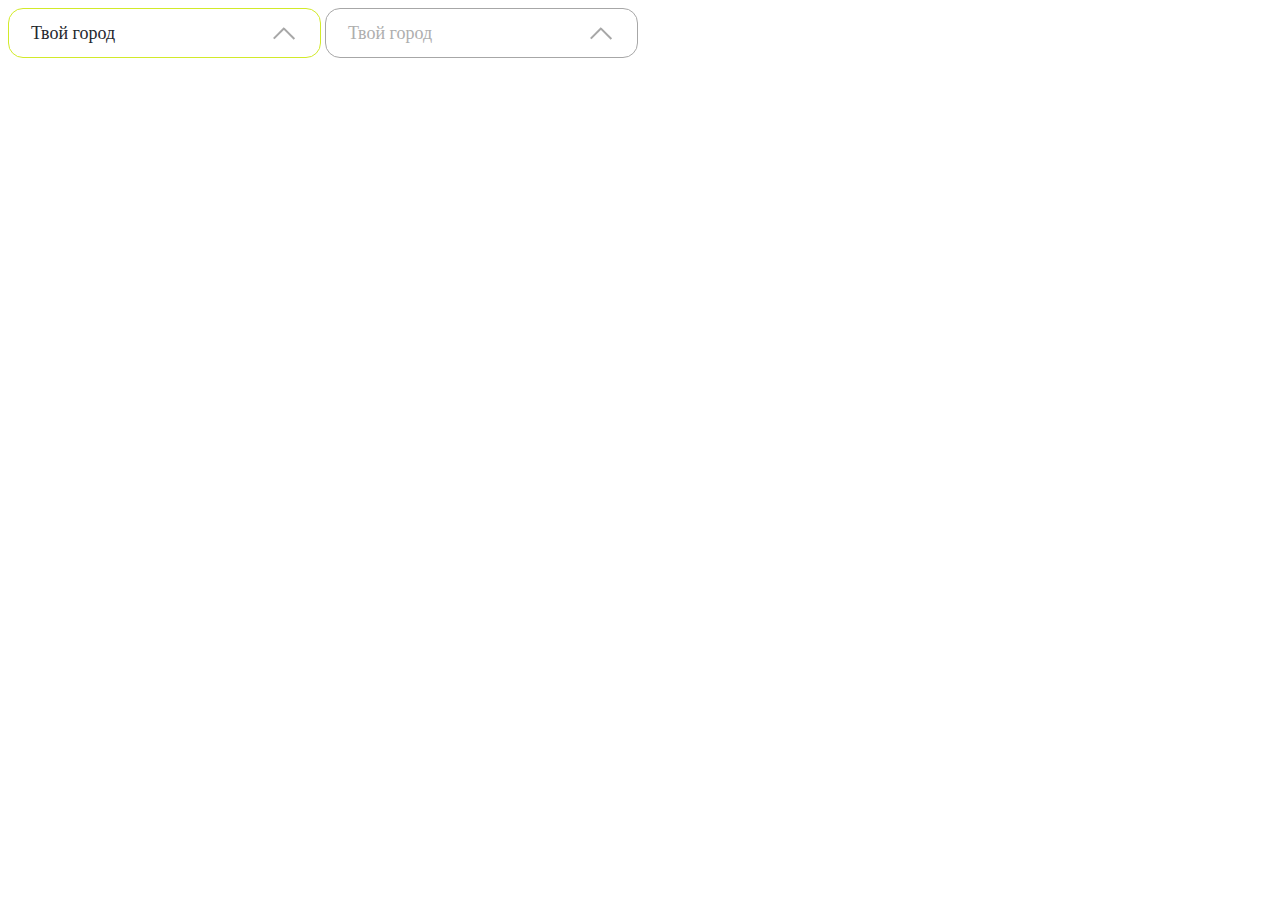
<file: Select/select.html>
<!DOCTYPE html>
<html lang="en">
<head>
  <meta charset="UTF-8">
  <meta name="viewport" content="width=device-width, initial-scale=1.0">
  <meta http-equiv="X-UA-Compatible" content="ie=edge">
  <link rel="stylesheet" href="./select.css">
  <title>Select</title>
</head>
<body>
  
    <div class="c-select">
        <div class="c-select__trigger">
          <span>Твой город</span>
          <div class="c-options__arrow"></div>
        </div>
        <div class="c-options">
            <span class="c-options__item c-options__item--selected" data-value="tesla">Твой город</span>
            <span class="c-options__item" data-value="volvo">Москва</span>
            <span class="c-options__item" data-value="mercedes">Санкт-Петербург</span>
            <span class="c-options__item" data-value="mercedes">Санкт-Петербург</span>
            <span class="c-options__item" data-value="mercedes">Санкт-Петербург</span>
            <span class="c-options__item" data-value="mercedes">Санкт-Петербург</span>
            <span class="c-options__item" data-value="mercedes">Санкт-Петербург</span>
            <span class="c-options__item" data-value="mercedes">Санкт-Петербург</span>
        </div>
    </div>
    <div class="c-select c-select_gray">
      <div class="c-select__trigger">
        <span>Твой город</span>
        <div class="c-options__arrow"></div>
      </div>
      <div class="c-options">
          <span class="c-options__item c-options__item--selected" data-value="tesla">Твой город</span>
          <span class="c-options__item" data-value="volvo">Москва</span>
          <span class="c-options__item" data-value="mercedes">Санкт-Петербург</span>
      </div>
  </div>
    


  <script src="./select.js"></script>
</body>
</html>
</file>
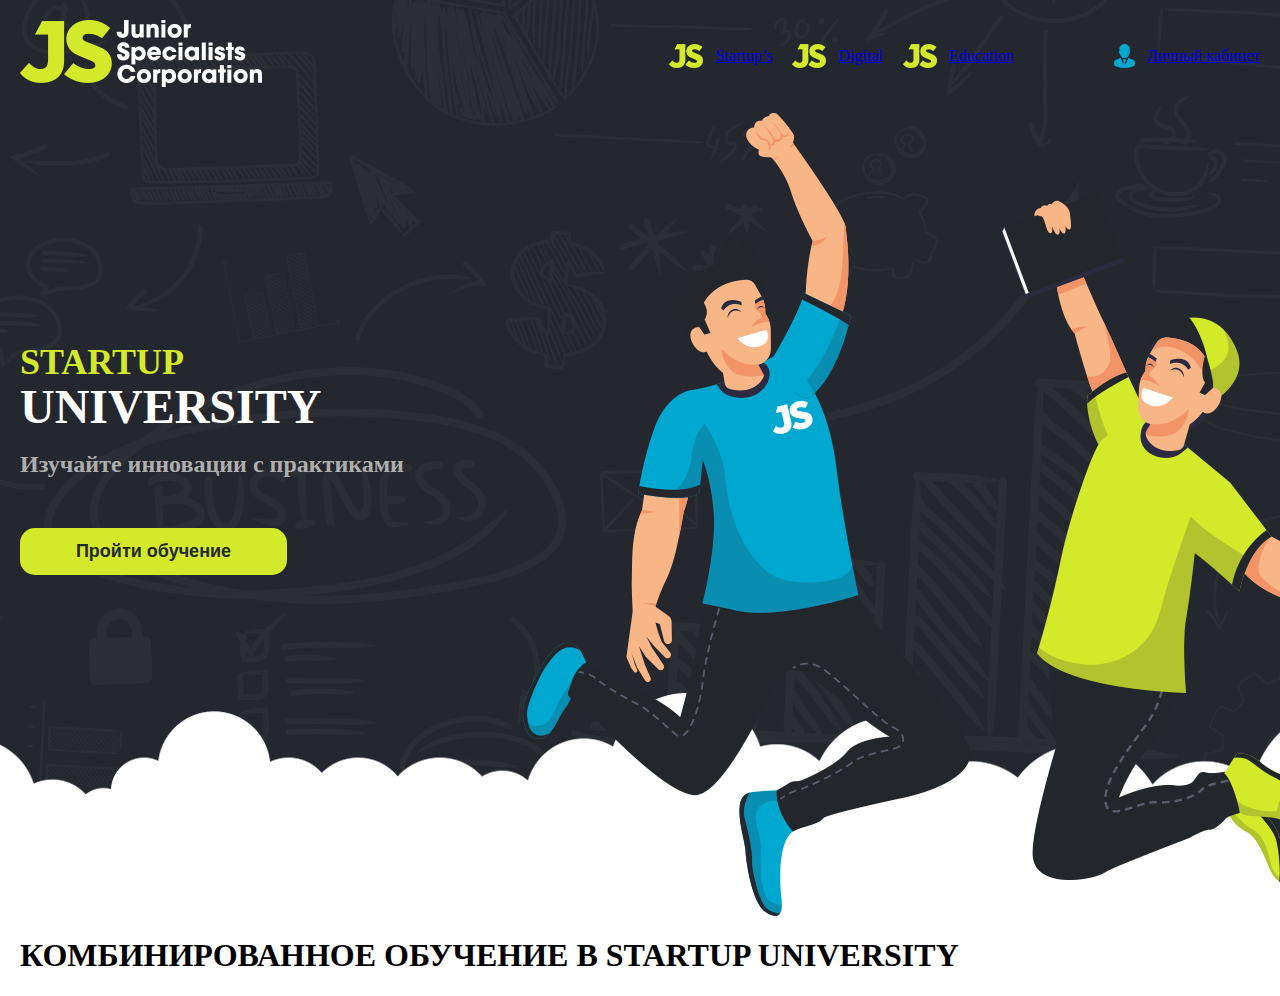
<file: Верстка/currect.html>
<!DOCTYPE html>
<html lang="en">
<head>
  <meta charset="UTF-8">
  <meta name="viewport" content="width=device-width, initial-scale=1.0">
  <meta http-equiv="X-UA-Compatible" content="ie=edge">
  <link rel="stylesheet" href="currect.css">
  <title>Document</title>
</head>
<body>
  <header>
    <div class="container header">
      <a href="#"><img src="img/main-logo.png" alt="main-logo" width="242" height="67"></a>
      <ul class="header-menu">
          <li class="menu-item">
              <img src="img/jscorplogoscolor.png" alt="menu-logo" width="34" height="24">
              <a href="#" class="menu-link">Startup’s</a>
          </li>
          <li class="menu-item">
              <img src="img/jscorplogoscolor.png" alt="menu-logo" width="34" height="24">
              <a href="#" class="menu-link">Digital</a>
          </li>
          <li class="menu-item">
              <img src="img/jscorplogoscolor.png" alt="menu-logo" width="34" height="24">
              <a href="#" class="menu-link">Education</a>
          </li>
          <li class="menu-item">
              <img src="img/businessman.png" alt="">
              <a href="#" class="menu-link">Личный кабинет</a>
          </li>
      </ul>
    </div>
  </header>
  <section class="main">
    <div class="main-backgraund">
      <div class="container main-block">
        <div>
          <h2 class="header-main-title">Startup</h2>
          <h1 class="header-main-text">University</h1>
          <p class="header-main-txt">Изучайте инновации с практиками</p>
          <button class="btn header-btn">Пройти обучение</button>
        </div>
      </div>
    </div>

  </section>
  <section>
    <div class="container">
      <h1>КОМБИНИРОВАННОЕ ОБУЧЕНИЕ
          В STARTUP UNIVERSITY</h1>
    </div>
  </section>
</body>
</html>
</file>
<file: Select/select.css>
.c-select {
  --select-primary: #d2ea2a;
  --select-text: #24272d;
  --select-options-bg: #fff;
  --select-options-selected: #fff;
  position: relative;
  display: inline-block;
  font-family: "Gotham Pro";
  font-size: 24px;
  user-select: none;
  color: var(--select-text);
}

.c-select_gray{
  --select-text: #AEAEAE;
  --select-primary: #A7A7A7;
  --select-options-bg: #23272C;
}

.c-select__trigger {
   position: relative;
   display: flex;
   align-items: center;
   justify-content: space-between;
   padding: 0 22px;
   font-weight: 300;
   line-height: 60px;
   cursor: pointer;
   outline: none;
   max-width: 267px;
   transition: border-radius 0.2s;
   font-family: "Gotham Pro";
   font-size: 18px;
   width: 267px;
   height: 48px;
   border-radius: 15px;
   border: 1px solid var(--select-primary);
}

.c-select--open .c-select__trigger{
  border-radius: 15px 15px 0 0;
}

.c-options {
   position: absolute;
   display: block;
   top: 100%;
   left: 0;
   right: 0;
   border-top: 0;
   background: var(--select-options-bg);
   transition: all 0.2s;
   opacity: 0;
   visibility: hidden;
   pointer-events: none;
   z-index: 2;
   border-width: 0 1px 1px 1px;
   border-style: solid;
   border-color: var(--select-primary);
   max-height: 400px;
   overflow-y: auto;
}

.c-select--open .c-options {
   opacity: 1;
   visibility: visible;
   pointer-events: all;
}
.c-options__item {
   position: relative;
   display: block;
   padding: 0 22px 0 22px;
   font-size: 22px;
   font-weight: 300;
   color: var(--select-text);
   line-height: 60px;
   cursor: pointer;
   background-color: var(--select-options-bg);
}
.c-options__item:hover {
   cursor: pointer;
   color: var(--select-options-selected);
   background-color: var(--select-primary);
}
.c-options__item--selected {
    color: var(--select-options-selected);
   background-color: var(--select-primary);
}

.c-options__arrow {
  position: relative;
  height: 15px;
  width: 15px;
}
.c-options__arrow::before, .c-options__arrow::after {
  content: "";
  position: absolute;
  bottom: 0px;
  width: 0.15rem;
  height: 100%;
  transition: all 0.3s;
}
.c-options__arrow::before {
  left: -5px;
  transform: rotate(45deg);
  background-color: #a7a7a7;
}
.c-options__arrow::after {
  left: 5px;
  transform: rotate(-45deg);
  background-color: #a7a7a7;
}
.c-select--open .c-options__arrow::before {
  left: -5px;
  transform: rotate(-45deg);
}
.c-select--open .c-options__arrow::after {
  left: 5px;
  transform: rotate(45deg);
}
</file>
<file: Верстка/currect.css>
body {
  margin: 0;
  font-family: "Gotham Pro";
}

* {
  box-sizing: border-box;
}

.container {
  max-width: 1600px;
  width: 100%;
  margin: 0 auto;
  padding: 0 20px;
}

.btn {
  /* width: 267px;
  height: 48px; */
  min-width: 267px;
  padding: 13px 20px;
  border: none;
  border-radius: 15px;
  cursor: pointer;
  background-color: #d2ea2a;
  color: #24272d;
  font-weight: bold;
}

/* Header */

header {
  padding: 20px 0;
  position: absolute;
  top: 0;
  left: 0;
  right: 0;
}

.header {

  display: flex;
  justify-content: space-between;
}

.header-menu {
  display: flex;
  list-style-type: none;
}

.menu-item {
  display: flex;
  align-items: center;
}


.header-menu .menu-item:not(:first-child)  {
  margin-left: 20px;
}
.header-menu .menu-item:last-child {
  margin-left: 100px;
}


.menu-link {
  margin-left: 12px;
}


/* Main */
.main {
  height: 916px;
}

.main-backgraund {
  height: 100%;
  background: #24272d url(./img/main-background.png) no-repeat 50%;
  background-size: cover;
}

.main-block {
  padding-top: 114px;
  padding-bottom: 114px;
  height: 100%;
  display: flex;
  align-items: center;
}

.header-main-title {
  color: #d2ea2a;
  font-size: 36px;
  font-weight: bold;
  margin: 0;
  text-transform: uppercase;
}

.header-main-text {
  color: #ffffff;
  font-size: 48px;
  line-height: 48px;
  margin: 0;
  font-weight: bold;
  text-transform: uppercase;
}

.header-main-txt {
  color: #aeaeae;
  margin-top: 20px;
  margin-bottom: 50px;
  font-size: 24px;
  font-weight: bold;
}

.header-btn {
  font-size: 18px;

}
</file>
